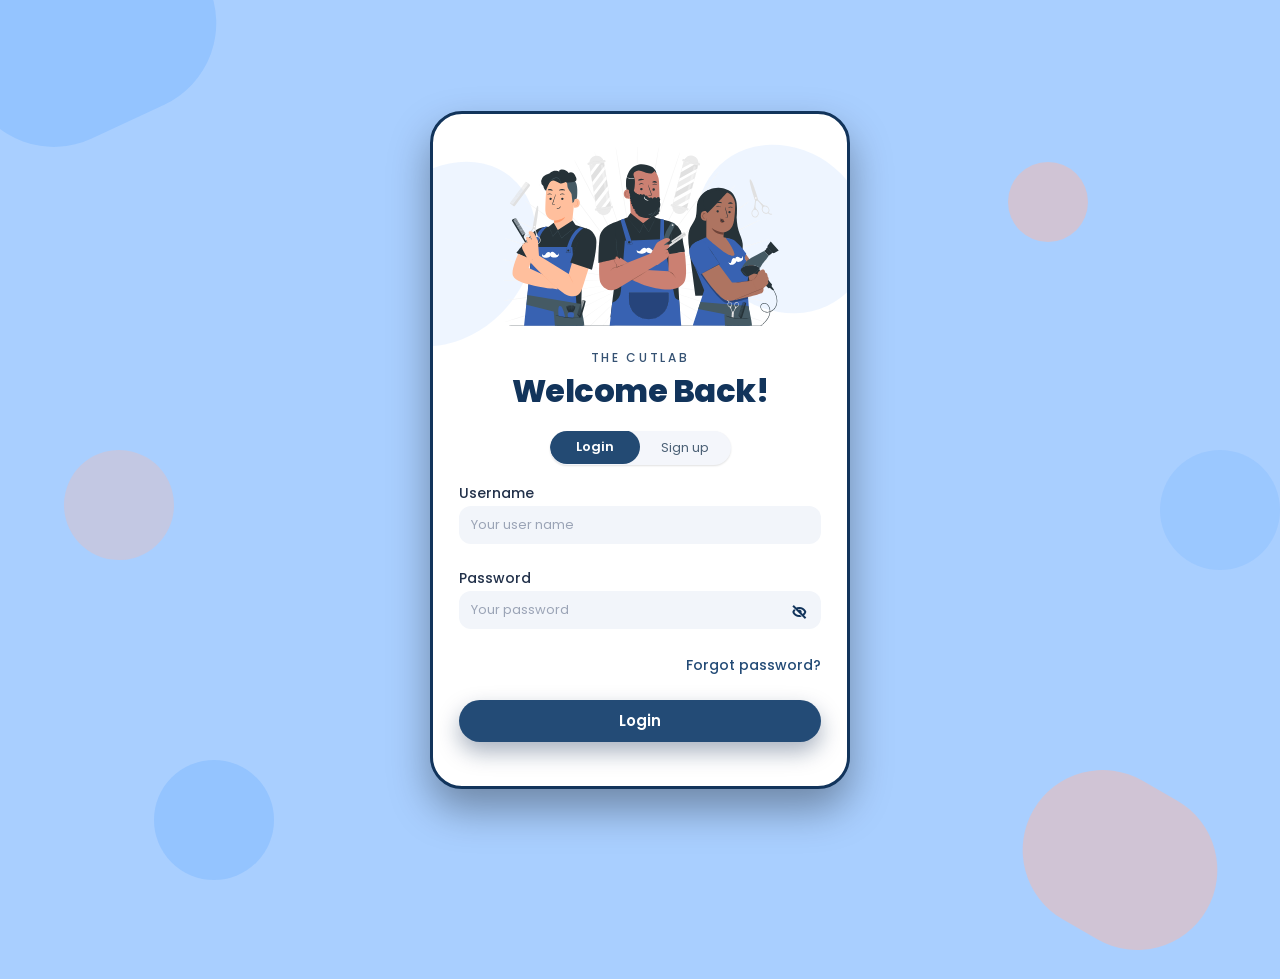
<file: index.html>
<!DOCTYPE html>
<html lang="en">
  <head>
    <meta charset="UTF-8" />
    <meta name="viewport" content="width=device-width, initial-scale=1.0" />
    <title>Login</title>
    <link
      href="https://fonts.googleapis.com/css2?family=Poppins:wght@300;400;500;600&display=swap"
      rel="stylesheet"
    />
  <link href='https://unpkg.com/boxicons@2.1.4/css/boxicons.min.css' rel='stylesheet'>

    <link rel="stylesheet" href="style.css" />
  </head>
  <body>

    <!-- PAGE WRAPPER -->
    <div class="page-wrapper">

      <!-- Background blobs -->
      <div class="blob b1"></div>
      <div class="blob b2"></div>
      <div class="blob b3"></div>
      <div class="blob b4"></div>
      <div class="blob b5"></div>
      <div class="blob b6"></div>

      <!-- AUTH CARD -->
      <div class="auth-card">

        <!-- Card shapes -->
        <div class="card-shape s1"></div>
        <div class="card-shape s2"></div>

      

        <!-- Avatar + Welcome -->
 <div class="hero-illustration">
  <img src="assests/barbershop team-pana (1).svg" alt="barber">
</div>

<div class="hero-title">
  <small>THE CUTLAB</small>
  <h1>Welcome Back!</h1>
</div>

        <!-- Tabs -->
        <div class="tab-bar">
          <div class="tabs-pill">
            <span class="tab-indicator"></span>
              <div class="tab active" data-target="login">Login</div>
              <div class="tab" data-target="signup">Sign up</div>
          </div>
        </div>

        <!-- FORM WRAPPER -->
        <div class="form-wrapper">

          <!-- LOGIN FORM -->
          <form id="login-form" class="form active">
            <div class="field">
              <label for="username">Username</label>
              <input type="text" id="username" placeholder="Your user name" required />
            </div>

            <div class="field">
              <label for="password">Password</label>
              <input type="password" id="password" placeholder="Your password" required />
              <i class='bx bx-hide eye-icon closed active'></i>
              <i class='bx bx-show eye-icon open'></i>
            </div>

            <div class="forgot-row">
              <a href="forgot.html">Forgot password?</a>
            </div>

            <button class="btn-primary" type="submit">Login</button>

          </form>

          <!-- SIGNUP FORM -->
          <form id="signup-form" class="form">

           <!-- step1 name + username -->
          <div class="step step-1 active">
            <div class="field">
              <label for="full-name">Full name</label>
              <input type="text" id="full-name" placeholder="Your full name" required />
          </div>

            <div class="field">
              <label for="create-username">Username</label>
              <input type="text" id="create-username" placeholder="Create a username" required />
            </div>
          </div>

<div class="step step-2">
  <div class="field">
    <div class="field-label-row">
      <label for="email">Email</label>
      <button type="button" class="link-btn" id="verify-email-btn"> <!--Fetch garne-->
        Send code
      </button>
    </div>
    <input type="email" id="email" placeholder="Your email address" required />
  </div>

  <div class="field">
    <label for="code">Verification Code</label>

    <div class="otp-wrapper">
      <input type="text" class="otp-input" maxlength="1" inputmode="numeric" />   
      <input type="text" class="otp-input" maxlength="1" inputmode="numeric" />
      <input type="text" class="otp-input" maxlength="1" inputmode="numeric" />
      <input type="text" class="otp-input" maxlength="1" inputmode="numeric" />
      <input type="text" class="otp-input" maxlength="1" inputmode="numeric" />
      <input type="text" class="otp-input" maxlength="1" inputmode="numeric" />
    </div>

    <input type="hidden" id="verification-code" name="verification-code">
  </div>
</div>



            <!-- step3 password creation -->
            <div class="step step-3">
              <div class="field">
                <label for="signup-password">Password</label>
                <input type="password" id="signup-password" placeholder="Create a password" required />
              </div>

              <div class="field">
                <label for="confirm-password">Confirm Password</label>
                <input type="password" id="confirm-password" placeholder="Confirm your password" required />
              </div>
            </div>

          <!-- step-navigation button  -->

            <div class="step-nav">
                <div class="btn-container">
                   <button class="btn-primary"  type="button" id="prev-btn">'
                    <span>Back</span>
                     <i class='bx bx-left-arrow-alt'></i>
                   </button>
                   <button class="btn-primary" type="button" id="next-btn">
                    <span>Next</span>
                    <i class='bx bx-right-arrow-alt'></i>
                   </button> 
                  
                </div>  
            </div>
            
          </form> <!--end of signup form-->



        </div> <!-- END form-wrapper -->

      </div> <!-- END auth-card -->

    </div> <!-- END page-wrapper -->

    <script src="index.js"></script>
  </body>
</html>
</file>
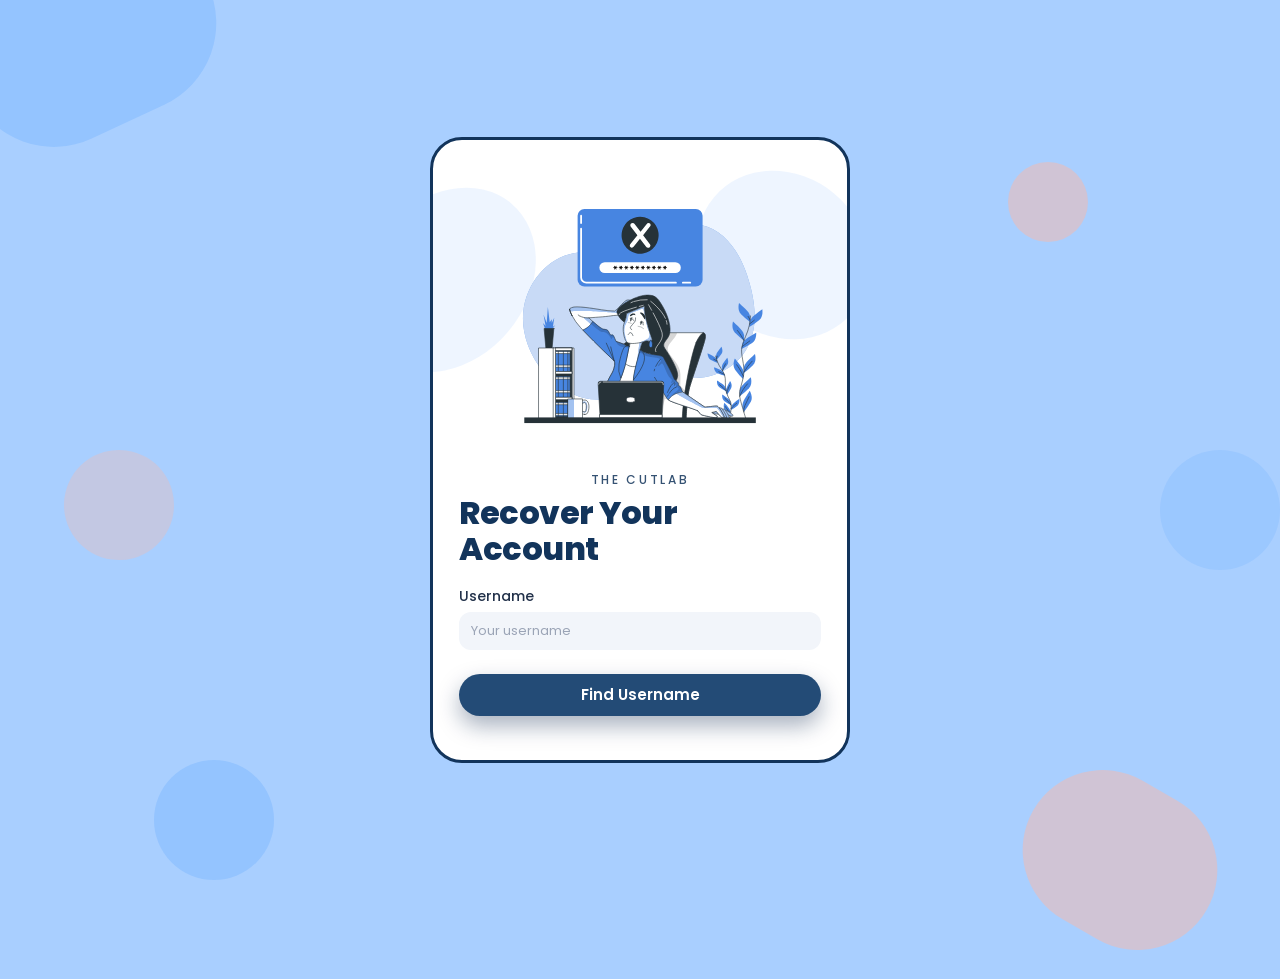
<file: forgot.html>
<!DOCTYPE html>
<html lang="en">
<head>
    <meta charset="UTF-8" />
    <meta name="viewport" content="width=device-width, initial-scale=1.0" />
    <title>Document</title>
    <link href="https://fonts.googleapis.com/css2?family=Poppins:wght@300;400;500;600&display=swap" rel="stylesheet" />
    <link href='https://unpkg.com/boxicons@2.1.4/css/boxicons.min.css' rel='stylesheet'>
    <link rel="stylesheet" href="forgot.css" />
</head>

<body>
    <div class="page-wrapper">
        <div class="blob b1"></div>
        <div class="blob b2"></div>
        <div class="blob b3"></div>
        <div class="blob b4"></div>
        <div class="blob b5"></div>
        <div class="blob b6"></div>

        <div class="auth-card">
            <!-- Card shapes -->
            <div class="card-shape s1"></div>
            <div class="card-shape s2"></div>

            <!-- Avatar + Welcome -->
            <div class="hero-illustration">
                <img src="assests/Forgot password-bro.svg" alt="barber" />
            </div>

            <div class="hero-title">
                <small>THE CUTLAB</small>
                <h2>Recover your account</h2>
            </div>

            <!-- Form wrapper-->
            <div class="form-wrapper">
                <form action="" id="forgot-form">
                    <!-- Step1 -->
                    <div class="step step-1 active">
                        <div class="field">
                            <label for="username">Username</label>
                            <input type="username" id="username" placeholder="Your username" required />
                        </div>
                        <button type="button" id="find-username" class="all-btn find">Find Username</button>
                        <!--if username found then redirect to next step if not then display alert-->
                    </div>

                    <!--step2-->
                    <div class="step step-2">
                        <div class="field">
                            <div class="field-label-row">
                                <label for="code">Verification Code</label>
                                <button type="button" id="link-btn">Send Code</button>
                            </div>

                            <div class="otp-wrapper">
                                <input type="text" class="otp-input" maxlength="1" inputmode="numeric" />
                                <input type="text" class="otp-input" maxlength="1" inputmode="numeric" />
                                <input type="text" class="otp-input" maxlength="1" inputmode="numeric" />
                                <input type="text" class="otp-input" maxlength="1" inputmode="numeric" />
                                <input type="text" class="otp-input" maxlength="1" inputmode="numeric" />
                                <input type="text" class="otp-input" maxlength="1" inputmode="numeric" />
                            </div>
                            <input type="hidden" id="verification-code" name="verification-code" />
                        </div>
                        <button type="button" id="verify-code" class="all-btn verify">Verify Code</button>
                    </div>

                    <!--Step3-->
                    <div class="step step-3">
                        <div class="field">
                           

                            <div class="options">
                                <button type="button" id="change-password-yes" class="all-btn yes">Yes</button>
                                <button type="button" id="change-password-no" class="all-btn no">No</button>
                            </div>
                        </div>
                    </div>

                    <!--step4-->
                    <div class="step step-4">
                       

                        <div class="field">
                            <label for="new-password">New Password</label>
                            <input class="pass" type="password" id="new-password" required />
                        </div>

                        <div class="field">
                            <label for="confirm-password">Confirm Password</label>
                            <input class="pass" type="password" id="confirm-password" required />
                            <i class="bx bx-hide eye-icon closed active"></i>
                            <i class="bx bx-show eye-icon open"></i>
                        </div>

                        <button type="submit" id="change-pass" class="all-btn change">Change Password</button>
                    </div>
                </form>
            </div>
        </div>
    </div>

    <script src="forgot.js"></script>
</body>

</html>
</file>
<file: style.css>
*{
    margin: 0;
    padding: 0;
    box-sizing: border-box;
    font-family: "Poppins", sans-serif;
}

body{
    min-height: 100vh;
    display: flex;
    align-items: center;
    justify-content: center;
    background: #a9cfff;
    position: relative;
    overflow: hidden;
}

/* bg blob like shapes */

.blob{
    position: absolute;
    border-radius: 100px;
    opacity: 0.45;
    pointer-events: none;
    z-index: 1;
    animation:float-blob 5s ease-in-out infinite;
}
@keyframes float-blob {
     0%   { transform: translateY(0) translateX(0); }
     25%  { transform: translateY(-8px) translateX(4px); }
    50%  { transform: translateY(0) translateX(8px); }
    75%  { transform: translateY(6px) translateX(4px); }
    100% { transform: translateY(0) translateX(0); }
}


.blob.b1{
    width: 260px; height: 180px;
    background: #7ab5ff;
    top:-50px; left:-40px;
    transform: rotate(-25deg);
    animation-delay: 0s;
}
.blob.b2{
    width:200px; height:160px;
    background: #ffb6a3;
    bottom: -40px; right: 60px;
    transform: rotate(30deg);
    animation-delay: -3s;
}
.blob.b3{
    width: 120px; height: 120px;
    background: #7ab5ff;
    bottom: 20px; left: 12%;
    animation-delay: -6s;
}
.blob.b4 {
      width: 80px; height: 80px;
      background: #ffb6a3;
      top: 18%; right: 15%;
      animation-delay: -1.5s;
    }
.blob.b5{
    width: 120px; height: 120px;
      background: #7ab5ff;
      top: 50%; right: 0;
      opacity: 0.3;
}
.blob.b6{
   width:110px; height:110px;
    background: #ffb6a3;
    top: 50%; left: 5%;
    transform: rotate(30deg);
    opacity: 0.3;
}
.hero-illustration {
  width: 100%;
  height: 100%;
  margin: 0 auto;                /* center in card */
  position: relative;
  z-index: 2;                    /* above blob shapes */
}

.hero-illustration img {
  width: 100%;
  height: 200px;
  object-fit: contain;
  animation: float 2.8s ease-in-out infinite;
}
@keyframes float {
    0%, 100%{
        transform: translateY(0);
    }
    50%{
        transform: translateY(-6px);
    }
}
.hero-title {
  text-align: center;
  margin-top: 4px;
  margin-bottom: 22px;
  position: relative;
  z-index: 2;
}

.hero-title small {
  font-size: 12px;
  letter-spacing: .22em;
  text-transform: uppercase;
  color: #12345B;
  opacity: .85;
  display: block;
  margin-bottom: 6px;
  font-weight: 500;
}

.hero-title h1 {
  font-size: 32px;
  font-weight: 800;
  line-height: 1.1;
  margin: 0;
  color: #12345B;
  letter-spacing: -0.5px;
}


/* auth card */
.auth-card{
    /* display: flex;
    flex-direction: column; */
      position: relative;
      width: 420px;
      background: #ffffff;
      border-radius: 32px;
      box-shadow: 0 20px 40px rgba(0,0,0,0.35);
      padding: 24px 26px 30px;
      border: 3px solid #12345B;
      z-index: 2;
      overflow:hidden;
      gap: 20px;
      animation: card-in 420ms ease-out
}
@keyframes card-in {
    0%{
        opacity: 0;
        transform: translateY(18px) scale(0.98);
    }
    100%{
        opacity: 1;
        transform: translateY(0) scale(1);
    }
    
}
.card-shape{
      position: absolute;
      background: #EDF4FF;
      opacity: 0.9;
      pointer-events: none;
      z-index: -1;
}
 .card-shape.s1 {
    border-radius: 50%;
      width: 200px; height: 160px;
      top: 60px; right:300px;
     transform: rotate(-50deg);
     
    }
  
    .card-shape.s2 {
      border-radius: 50%;
      width: 160px; height: 180px;
      top: 25px; left: 270px;
      transform: rotate(-50deg);
    }


/* login and signup toggle pill */
.tab-bar{
     position: relative;
      z-index: 1;
      display: flex;
      align-items: center;
      justify-content: center;
      margin-bottom: 18px;
}
 .tabs-pill {
      display: flex;
      width: 50%;
      border-radius: 999px;
      overflow: hidden;
      background: #F4F6FB;
      box-shadow: 0 1px 2px rgba(0,0,0,0.12);
}
    
.tab{
    flex: 1;
    text-align: center;
    padding: 7px 0;
    font-size: 13px;
    border-radius: 999px;
    cursor: pointer;
   transition:
    color 0.18s ease,
    background 0.18s ease,
    transform 0.16s ease;
    color: #4c6176;
}
.tab.active {
    background: #234a73;
    color: #fff;
    font-weight: 600;
    transform: translateY(-1px);
}

/* form */

.form-wrapper {
      position: relative;
      z-index: 1;
    }
form{
   display: none;
      flex-direction: column;
      gap: 12px;

}
.form.active {
      display: flex;
    }

.field{
    display: flex;
    flex-direction: column;
    margin-bottom:12px;
}
.eye-icon{
    cursor: pointer;
    position: absolute;
    top: 48%;
    right:14px;
    transform:translateY(-60%);
    color:#12345B;
    display: none;
    font-weight: 600;
}
.eye-icon.active{
    display:block
}

.otp-wrapper {
  display: flex;
  gap: 8px;
  margin-top: 6px;
}

.otp-input {
  width: 40px;
  height: 40px;
  text-align: center;
  font-size: 18px;
  border-radius: 6px;
  border: 1px solid #ccc;
  outline: none;
}


.otp-input:focus {
  border-color: #4b7cff; /* or your primary color */
  box-shadow: 0 0 0 1px rgba(75, 124, 255, 0.2);
}

.field label{
    
    margin-bottom:2px;
    font-size: 14px;
    color: #22314A;
    font-weight: 500;
}
.field input{
    width: 100%;
    border:none;
    outline: none;
    background: #F2F5FA;
    padding: 9px 12px;
    border-radius: 12px;
    font-size: 13px;
    color: #22314A;
}
.field input::placeholder {
      color: #9BA4B6;
}

.forgot-row{
    text-align: right;
    font-size: 14px;
    margin-top: 2px;
}
.forgot-row a{
    text-decoration: none;
    color: #234B76;
    font-weight: 500;
}
.forgot-row a:hover{
    color: #4b7cff;
}
.btn-primary{
    width: 100%;               /* ⬅ let flex handle it */
    height: 42px;
    padding: 0 16px;
    border: none;
    border-radius: 999px;
    outline: none;
    background: #234B76;
    color: #ffffff;
    font-size: 15px;
    font-weight: 600;
    cursor: pointer;
    margin-top: 12px;
    margin-bottom: 14px;
    box-shadow: 0 10px 22px rgba(9, 35, 74, 0.35);
    transform: translateY(0);
    transition:
    transform 0.18s ease,
    box-shadow 0.18s ease,
    background 0.18s ease,
    color 0.18s ease;
    display: inline-flex;
    align-items: center;
    justify-content: center;
    gap: 6px;               /* space between text and arrow */
    vertical-align: middle; /* prevents slight shift */
} 

.btn-primary i{
    font-size: 18px;
}


.btn-primary:hover {
  transform: translateY(-2px);
  box-shadow: 0 16px 30px rgba(9, 35, 74, 0.38);
  background: #285589;          /* slightly lighter blue, still on-brand */
}
#prev-btn i, 
#next-btn i{
    font-size:18px;
}
.btn-container .btn-primary{
    flex: 1;         
    width: auto;          /* ⬅ make buttons equal width */
}

.btn-container{
    display: flex;
    width: 100%;
    gap: 12px;                 
    justify-content: flex-start;  
}
.field-label-row{
    display:flex;
    justify-content: space-between;
    align-items: center;
    margin-bottom:4px;
}
.link-btn{
    background: none;
    padding: 0;
    border: none;
    color: #234B76;
    font-size: 14px;
    font-weight: 500;
    cursor: pointer;
}
.link-btn:hover{
    color: #4b7cff;
}
.step{
    display:none;
}
.step.active{
    display:block
}

.bottom-text{
    display: flex;
    flex-direction: column;
    align-items: center;
    color:#22314A;
    font-size:12px;
    text-align: center;
}
.bottom-text span{
    color:#234B76;
    font-weight: 600;
    cursor: pointer;
    font-size: 14px;
}
</file>
<file: forgot.css>
*{
    margin: 0;
    padding: 0;
    box-sizing: border-box;
    font-family: "Poppins", sans-serif;
}
body{
    min-height: 100vh;
    display: flex;
    align-items: center;
    justify-content: center;
    background: #a9cfff;
    position: relative;
    overflow: hidden;
}

.blob{
    position: absolute;
    border-radius: 100px;
    opacity: 0.45;
    pointer-events: none;
    z-index: 1;
    animation: float-blob 5s ease-in-out infinte;
}
@keyframes float-blob {
     0%   { transform: translateY(0) translateX(0); }
     25%  { transform: translateY(-8px) translateX(4px); }
    50%  { transform: translateY(0) translateX(8px); }
    75%  { transform: translateY(6px) translateX(4px); }
    100% { transform: translateY(0) translateX(0); }
}
.blob.b1{
    width: 260px; height: 180px;
    background: #7ab5ff;
    top:-50px; left:-40px;
    transform: rotate(-25deg);
    animation-delay: 0s;
}
.blob.b2{
    width:200px; height:160px;
    background: #ffb6a3;
    bottom: -40px; right: 60px;
    transform: rotate(30deg);
    animation-delay: -3s;
}
.blob.b3{
    width: 120px; height: 120px;
    background: #7ab5ff;
    bottom: 20px; left: 12%;
    animation-delay: -6s;
}
.blob.b4 {
      width: 80px; height: 80px;
      background: #ffb6a3;
      top: 18%; right: 15%;
      animation-delay: -1.5s;
    }
.blob.b5{
    width: 120px; height: 120px;
      background: #7ab5ff;
      top: 50%; right: 0;
      opacity: 0.3;
}
.blob.b6{
   width:110px; height:110px;
    background: #ffb6a3;
    top: 50%; left: 5%;
    transform: rotate(30deg);
    opacity: 0.3;
}
.hero-title{
    display: flex;
    flex-direction: column;
    align-items: center;
}
.hero-title h2 {
  font-size: 32px;
  font-weight: 800;
  line-height: 1.1;
  margin-bottom: 20px;
  color: #12345B;
  letter-spacing: -0.5px;
}

.hero-title small {
  font-size: 12px;
  letter-spacing: .22em;
  text-transform: uppercase;
  color: #12345B;
  opacity: .85;
  display: block;
  margin-bottom: 6px;
  font-weight: 500;
}
.hero-illustration{
    width: 100%;
    height: 100%;
    margin: 0 auto;
    position: relative;
    z-index: 2;
}
.hero-illustration img{
    object-fit: contain;
    animation: float 2.8s ease-in-out infinite;
    width: 100%;
    height: 300px;
}
@keyframes float{
    0%, 100%{
        transform: translateY(0)
    }
    50%{
        transform: translateY(-6px);
    }
}
.auth-card{
    position: relative;
    width: 420px;
    background: #ffffff;
    border-radius: 32px;
    padding: 24px 26px 30px;
    border: 3px solid #12345B;
    z-index:2;
    overflow: hidden;
    gap: 20px;
}
.card-shape{
    position: absolute;
    background: #EDF4FF;
    opacity: 0.9;
    z-index:-1;
    pointer-events: none;
}

.card-shape.s1{
     border-radius: 50%;
      width: 200px; height: 160px;
      top: 60px; right:300px;
     transform: rotate(-50deg);
}
 .card-shape.s2 {
      border-radius: 50%;
      width: 160px; height: 180px;
      top: 25px; left: 270px;
      transform: rotate(-50deg);
    }
.form-wrapper{
    z-index: 1;
    position: relative;
}
.field{
    display: flex;
    flex-direction: column;
    margin-bottom: 12px;
}
.otp-wrapper{
    display: flex;
    gap: 8px;
    margin-top: 6px;
}
.otp-input{
    width:40px;
    height: 40px;
    text-align: center;
    font-size: 18px;
    border-radius: 6px;
    border: 1px solid #ccc;
    outline:none;
}
.otp-input:focus{
    border-color: #4b7cff;
    box-shadow: 0 0 0 1px rgba(75,124,255,02);
}
.eye-icon{
    cursor: pointer;
    position: absolute;
    top: 62%;
    right:14px;
    transform:translateY(-60%);
    color:#12345B;
    display: none;
    font-weight: 600;
}
.eye-icon.active{
    display:block
}

.field label{
    margin-bottom: 5px;
    font-size:14px;
    color: #22314A;
    font-weight: 500;
}
.field input{
    width:100%;
    border: none;
    outline: none;
    background: #F2F5FA;
    border-radius: 12px;
    padding: 9px 12px;
    font-size: 13px;
    color:#22314A;
}
.field input::placeholder {
      color: #9BA4B6;
}
.field-label-row{
    display: flex;
    justify-content: space-between;
}
.all-btn{
    width: 100%;
    height: 42px;
    border:none;
    border-radius: 999px;
    outline:none;
    padding: 0 16px;
    background: #234B76;
    cursor: pointer;
    margin: 12px 0 14px 0;
    color: #ffffff;
    font-size: 15px;
    font-weight: 600;
    box-shadow: 0 10px 22px rgba(9, 35, 74, 0.35);
    transform: translateY(0);
    transition:
    transform 0.18s ease,
    box-shadow 0.18s ease,
    background 0.18s ease,
    color 0.18s ease;
}
.all-btn:hover {
  transform: translateY(-2px);
  box-shadow: 0 16px 30px rgba(9, 35, 74, 0.38);
  background: #285589;          /* slightly lighter blue, still on-brand */
}
#link-btn{
    border: none;
    outline: none;
    background: none;
    cursor: pointer;
    font-weight: 500;
    color: #22314A;
}
#link-btn:hover{
    color: #4b7cff;
}
h2{
    color: #12345B;
}
/* .step{
    display: none;
}
.step.active{
    display: block;
} */
</file>
